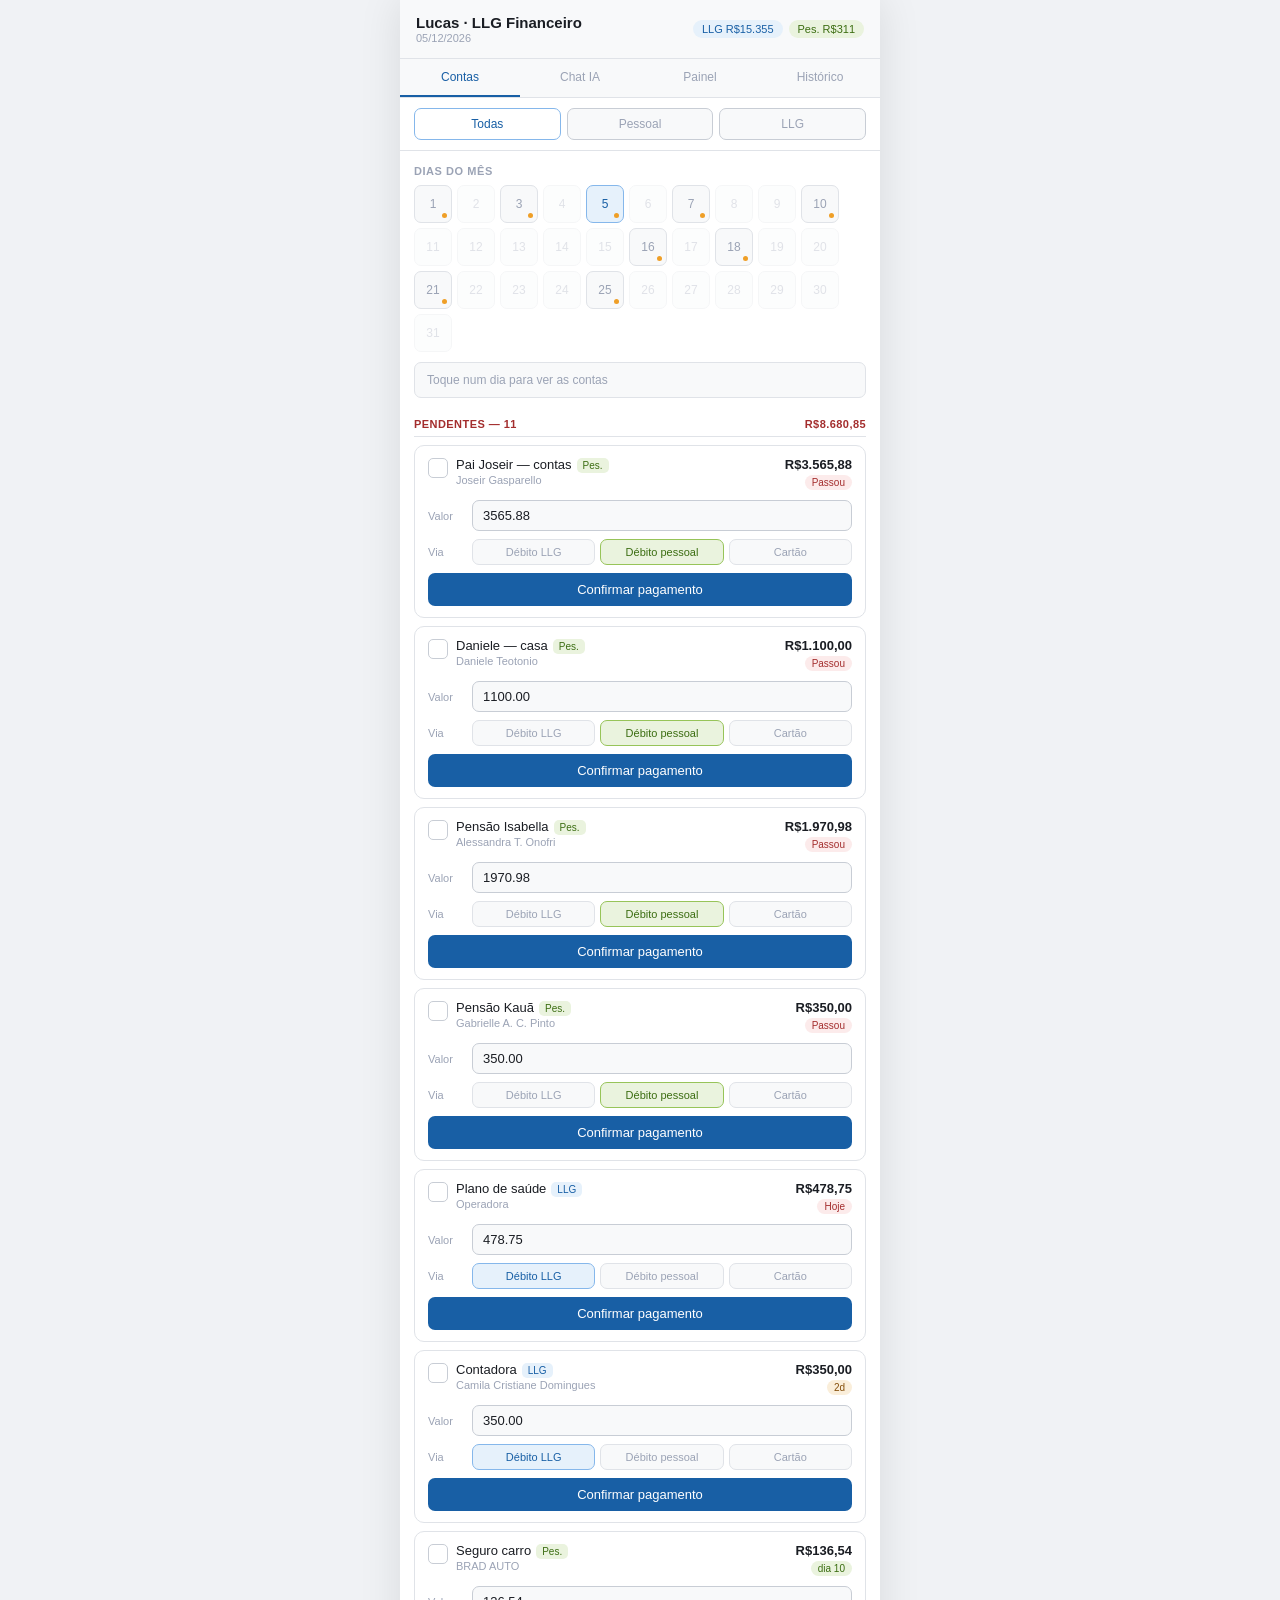
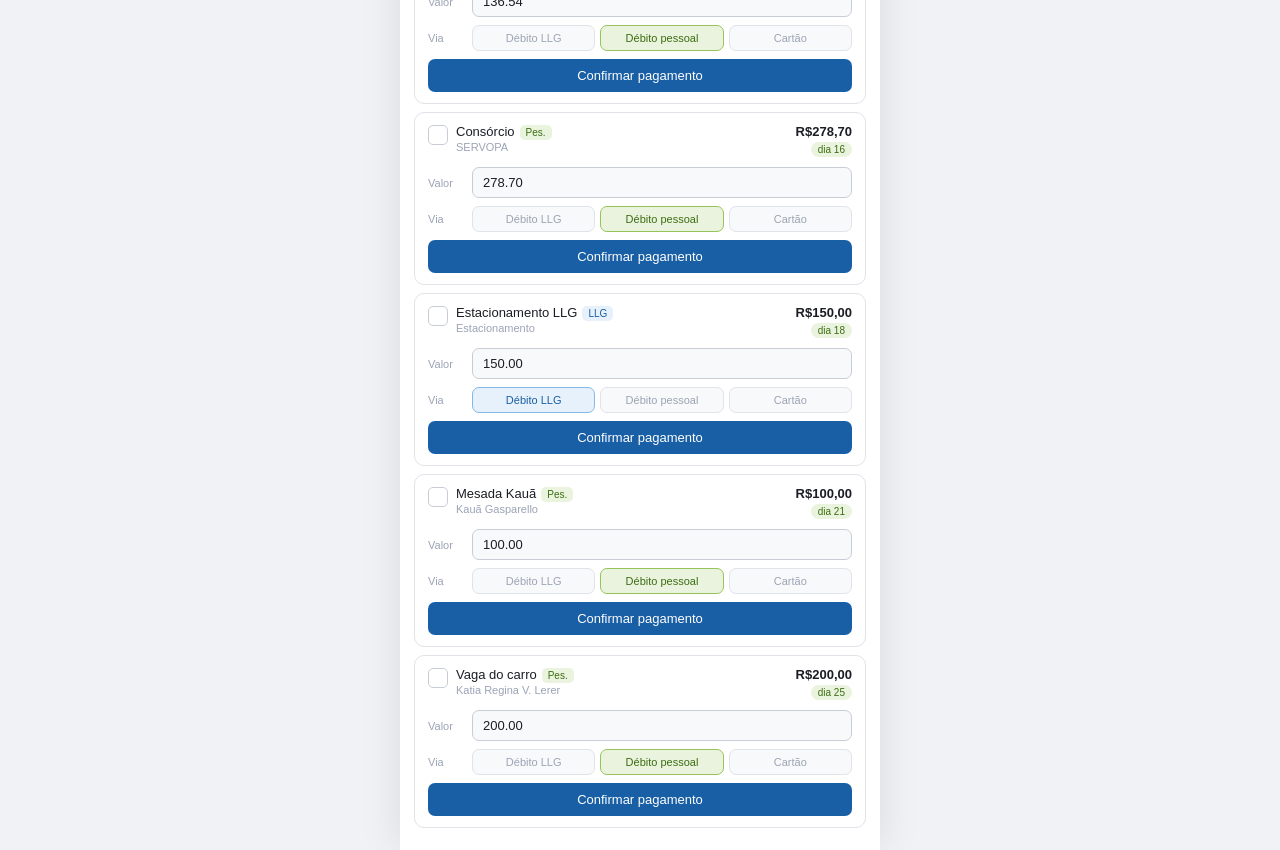
<file: index.html.html>
<!DOCTYPE html>
<html lang="pt-BR">
<head>
<meta charset="UTF-8">
<meta name="viewport" content="width=device-width, initial-scale=1.0, maximum-scale=1.0">
<title>LLG Financeiro</title>
<style>
*{box-sizing:border-box;margin:0;padding:0}
:root{
  --bg:#ffffff;--bg2:#f8f9fa;--bg3:#f0f2f5;--bg4:#e8eaed;
  --border:#e0e3e8;--border2:#c8cdd5;
  --text:#1a1d23;--text2:#5a6278;--text3:#9ba3b5;
  --blue:#185FA5;--blue-l:#E6F1FB;--blue-m:#85B7EB;
  --green:#3B6D11;--green-l:#EAF3DE;--green-m:#97C459;
  --red:#A32D2D;--red-l:#FCEBEB;--red-m:#F09595;
  --amber:#854F0B;--amber-l:#FAEEDA;--amber-m:#EF9F27;
  --purple:#3C3489;--purple-l:#EEEDFE;--purple-m:#AFA9EC;
  --radius:10px;--radius-sm:7px;
}
@media(prefers-color-scheme:dark){
  :root{
    --bg:#0f1117;--bg2:#161b25;--bg3:#1e2535;--bg4:#252d3d;
    --border:#2a3348;--border2:#354060;
    --text:#e8eaf0;--text2:#8b93a8;--text3:#5a6278;
    --blue:#4f8ef7;--blue-l:#1a2d52;--blue-m:#378ADD;
    --green:#2ecc8a;--green-l:#0e3d2a;--green-m:#1D9E75;
    --red:#e85555;--red-l:#3d1515;--red-m:#E24B4A;
    --amber:#f0a832;--amber-l:#3d2a0a;--amber-m:#BA7517;
    --purple:#9b6dff;--purple-l:#251a45;--purple-m:#7F77DD;
  }
}
body{font-family:-apple-system,BlinkMacSystemFont,'Segoe UI',sans-serif;background:var(--bg3);color:var(--text);font-size:14px;min-height:100vh;display:flex;justify-content:center;align-items:flex-start;padding:0}
.app{width:100%;max-width:480px;min-height:100vh;background:var(--bg);display:flex;flex-direction:column;box-shadow:0 0 40px rgba(0,0,0,.1)}
.hdr{padding:14px 16px;background:var(--bg2);border-bottom:1px solid var(--border);display:flex;justify-content:space-between;align-items:center;flex-shrink:0;position:sticky;top:0;z-index:10}
.hdr-l{font-size:15px;font-weight:600;color:var(--text)}
.hdr-s{font-size:11px;color:var(--text3);margin-top:1px}
.pills{display:flex;gap:6px}
.pill{padding:3px 9px;border-radius:20px;font-size:11px;font-weight:500}
.pill-b{background:var(--blue-l);color:var(--blue)}
.pill-g{background:var(--green-l);color:var(--green)}
.tabs{display:flex;background:var(--bg2);border-bottom:1px solid var(--border);flex-shrink:0;position:sticky;top:57px;z-index:9}
.tb{flex:1;padding:11px 4px;font-size:12px;font-weight:500;color:var(--text3);background:none;border:none;border-bottom:2px solid transparent;cursor:pointer;font-family:inherit;transition:all .15s}
.tb.on{color:var(--blue);border-bottom-color:var(--blue)}
.tb:hover{color:var(--text);background:var(--bg3)}
.pnl{display:none;flex:1;flex-direction:column}.pnl.on{display:flex}
.scr{flex:1;overflow-y:auto;padding:14px}
.sh{font-size:11px;font-weight:600;color:var(--text3);text-transform:uppercase;letter-spacing:.05em;margin:16px 0 8px}
.sh:first-child{margin-top:0}

/* FILTRO */
.filtro-row{display:flex;gap:6px;padding:10px 14px;border-bottom:1px solid var(--border);flex-shrink:0}
.fbtn{flex:1;padding:8px;border-radius:var(--radius-sm);border:1px solid var(--border2);background:var(--bg2);color:var(--text3);font-size:12px;font-weight:500;cursor:pointer;font-family:inherit;transition:all .15s}
.fbtn.on-all{background:var(--bg);border-color:var(--blue-m);color:var(--blue)}
.fbtn.on-llg{background:var(--blue-l);border-color:var(--blue-m);color:var(--blue)}
.fbtn.on-pes{background:var(--green-l);border-color:var(--green-m);color:var(--green)}

/* DIAS */
.dias-wrap{display:flex;gap:5px;flex-wrap:wrap;margin-bottom:6px}
.dia-btn{width:38px;height:38px;border-radius:var(--radius-sm);border:1px solid var(--border);background:var(--bg2);color:var(--text3);font-size:12px;font-weight:500;cursor:pointer;display:flex;align-items:center;justify-content:center;position:relative;transition:all .15s;font-family:inherit}
.dia-btn:hover:not(.sem-conta){border-color:var(--blue-m);color:var(--blue)}
.dia-btn.hoje{border-color:var(--blue-m);background:var(--blue-l);color:var(--blue)}
.dia-btn.sel{background:var(--blue);color:#fff;border-color:var(--blue)}
.dia-btn.tem-conta::after{content:'';position:absolute;bottom:4px;right:4px;width:5px;height:5px;border-radius:50%;background:var(--amber-m)}
.dia-btn.tudo-pago::after{background:var(--green-m)}
.dia-btn.sem-conta{opacity:.3;cursor:default}
.dia-info{margin-top:10px;background:var(--bg2);border-radius:var(--radius-sm);padding:10px 12px;min-height:36px;border:1px solid var(--border)}
.dia-info-empty{font-size:12px;color:var(--text3)}

/* CONTAS */
.sec-hd{font-size:11px;font-weight:600;letter-spacing:.04em;text-transform:uppercase;padding:6px 0;display:flex;justify-content:space-between;border-bottom:1px solid var(--border);margin-bottom:8px}
.sec-hd.pend{color:var(--red)}
.sec-hd.pago-hd{color:var(--green);margin-top:16px}
.ci{background:var(--bg);border:1px solid var(--border);border-radius:var(--radius);padding:11px 13px;margin-bottom:8px;transition:all .15s}
.ci.pago{opacity:.5}
.ci.sel-ci{border-color:var(--blue-m);background:var(--blue-l)}
.ci-top{display:flex;justify-content:space-between;align-items:flex-start;gap:8px}
.ci-nm{font-size:13px;font-weight:500;color:var(--text)}
.ci-dt{font-size:11px;color:var(--text3);margin-top:2px}
.ci-right{text-align:right;flex-shrink:0}
.ci-vl{font-size:13px;font-weight:600}
.ci-vl.pago-txt{color:var(--green);text-decoration:line-through}
.vc{font-size:10px;padding:2px 7px;border-radius:10px;display:inline-block;margin-top:3px}
.v-hj{background:var(--red-l);color:var(--red)}
.v-br{background:var(--amber-l);color:var(--amber)}
.v-ok{background:var(--green-l);color:var(--green)}
.v-ps{background:var(--red-l);color:var(--red)}
.v-pg{background:var(--green-l);color:var(--green)}
.bdt{font-size:10px;padding:2px 6px;border-radius:5px;margin-left:5px}
.bd-l{background:var(--blue-l);color:var(--blue)}
.bd-p{background:var(--green-l);color:var(--green)}
.ci-actions{margin-top:10px;display:flex;flex-direction:column;gap:8px}
.ci-row{display:flex;gap:6px;align-items:center}
.ci-row label{font-size:11px;color:var(--text3);white-space:nowrap;min-width:38px}
.ci-row input{flex:1;font-size:13px;padding:7px 10px;border-radius:var(--radius-sm);border:1px solid var(--border2);background:var(--bg2);color:var(--text);font-family:inherit}
.forma-btns{display:flex;gap:5px;flex:1}
.forma-btn{flex:1;padding:6px 3px;border-radius:var(--radius-sm);border:1px solid var(--border);background:var(--bg2);color:var(--text3);font-size:11px;font-weight:500;cursor:pointer;font-family:inherit;text-align:center;transition:all .12s}
.forma-btn.on-llg{background:var(--blue-l);border-color:var(--blue-m);color:var(--blue)}
.forma-btn.on-pes{background:var(--green-l);border-color:var(--green-m);color:var(--green)}
.forma-btn.on-crt{background:var(--purple-l);border-color:var(--purple-m);color:var(--purple)}
.btn-ok{background:var(--blue);color:#fff;border:none;border-radius:var(--radius-sm);padding:9px 14px;font-size:13px;font-weight:500;cursor:pointer;font-family:inherit;width:100%;transition:background .15s}
.btn-ok:hover{background:#0C447C}
.btn-desfaz{background:none;border:1px solid var(--border2);border-radius:var(--radius-sm);padding:5px 10px;font-size:11px;color:var(--text3);cursor:pointer;font-family:inherit}
.pago-info{margin-top:8px;display:flex;gap:6px;align-items:center}
.pago-badge{font-size:10px;padding:2px 8px;border-radius:10px}
.pb-llg{background:var(--blue-l);color:var(--blue)}
.pb-pes{background:var(--green-l);color:var(--green)}
.pb-crt{background:var(--purple-l);color:var(--purple)}
.ci-check{width:20px;height:20px;border-radius:5px;border:1.5px solid var(--border2);cursor:pointer;display:flex;align-items:center;justify-content:center;flex-shrink:0;margin-top:1px;transition:all .15s;background:var(--bg)}
.ci-check.on{background:var(--blue);border-color:var(--blue)}
.ci-check svg{display:none;width:11px;height:11px}
.ci-check.on svg{display:block}

/* TOTAL BAR */
.total-bar{background:var(--bg2);border-top:1px solid var(--border);padding:12px 14px;flex-shrink:0;position:sticky;bottom:0}
.total-row{display:flex;justify-content:space-between;align-items:center;margin-bottom:6px}
.total-label{font-size:12px;color:var(--text3)}
.total-val{font-size:18px;font-weight:600;color:var(--blue)}
.total-pessoa{font-size:12px;color:var(--text3);margin-bottom:5px}
.total-pessoa span{font-weight:500;color:var(--text)}
.btn-pagar-todos{width:100%;padding:11px;background:var(--blue);color:#fff;border:none;border-radius:var(--radius-sm);font-size:13px;font-weight:500;cursor:pointer;font-family:inherit;transition:background .15s}
.btn-pagar-todos:hover{background:#0C447C}

/* CHAT */
.msgs{flex:1;overflow-y:auto;padding:14px;display:flex;flex-direction:column;gap:10px}
.m{max-width:85%;padding:10px 13px;border-radius:14px;font-size:13px;line-height:1.55}
.m.u{background:var(--blue);color:#fff;align-self:flex-end;border-bottom-right-radius:3px}
.m.a{background:var(--bg2);color:var(--text);align-self:flex-start;border-bottom-left-radius:3px;border:1px solid var(--border)}
.m.g{background:var(--green-l);border:1px solid var(--green-m);align-self:flex-start;border-bottom-left-radius:3px;color:var(--green)}
.m.s{background:var(--bg3);color:var(--text3);align-self:center;font-size:11px;padding:4px 12px;border-radius:20px}
.dot{display:inline-flex;gap:4px;align-items:center;padding:3px 0}
.dot span{width:6px;height:6px;background:var(--text3);border-radius:50%;animation:bk 1.1s infinite}
.dot span:nth-child(2){animation-delay:.18s}.dot span:nth-child(3){animation-delay:.36s}
@keyframes bk{0%,60%,100%{transform:translateY(0)}30%{transform:translateY(-5px)}}
.sugs{padding:0 14px 10px;display:flex;gap:6px;flex-wrap:wrap;flex-shrink:0}
.sg{background:var(--bg2);border:1px solid var(--border2);border-radius:20px;padding:6px 12px;font-size:11px;color:var(--text3);cursor:pointer;transition:all .12s;white-space:nowrap}
.sg:hover{background:var(--blue-l);border-color:var(--blue-m);color:var(--blue)}
.inp-row{padding:10px 14px;border-top:1px solid var(--border);display:flex;gap:8px;flex-shrink:0;background:var(--bg2)}
.inp-row textarea{flex:1;background:var(--bg);border:1px solid var(--border2);border-radius:var(--radius-sm);padding:9px 12px;color:var(--text);font-size:13px;font-family:inherit;resize:none;outline:none;max-height:80px;line-height:1.4}
.inp-row textarea:focus{border-color:var(--blue-m)}
.inp-row button{background:var(--blue);color:#fff;border:none;border-radius:var(--radius-sm);width:38px;flex-shrink:0;cursor:pointer;display:flex;align-items:center;justify-content:center;transition:background .15s}
.inp-row button:hover{background:#0C447C}
.inp-row button svg{width:15px;height:15px}

/* HIST */
.hi{background:var(--bg);border:1px solid var(--border);border-radius:var(--radius);padding:11px 13px;margin-bottom:8px;display:flex;justify-content:space-between;gap:8px}
.hi-ds{font-size:13px;font-weight:500;color:var(--text)}
.hi-mt{font-size:11px;color:var(--text3);margin-top:2px}
.hi-vl{font-size:13px;font-weight:600;color:var(--red);white-space:nowrap;text-align:right}
.hcat{font-size:10px;padding:2px 7px;border-radius:5px;margin-top:3px;display:inline-block}
.hc-cv{background:var(--blue-l);color:var(--blue)}
.hc-cf{background:var(--purple-l);color:var(--purple)}
.hc-im{background:var(--red-l);color:var(--red)}
.hc-rc{background:var(--green-l);color:var(--green)}

/* PAINEL */
.mc{background:var(--bg2);border-radius:var(--radius-sm);padding:12px 14px;margin-bottom:8px;border:1px solid var(--border)}
.mc-lbl{font-size:11px;color:var(--text3);margin-bottom:4px}
.mc-val{font-size:22px;font-weight:600}
.mc-sub{font-size:11px;color:var(--text3);margin-top:2px}
.grid2{display:grid;grid-template-columns:repeat(2,minmax(0,1fr));gap:8px;margin-bottom:8px}
.full{grid-column:1/-1}

/* LOADING */
.loading{text-align:center;padding:30px;color:var(--text3);font-size:13px}
.empty{text-align:center;color:var(--text3);padding:30px 16px;font-size:13px}

/* TOAST */
.toast{position:fixed;bottom:80px;left:50%;transform:translateX(-50%);background:var(--text);color:var(--bg);padding:8px 16px;border-radius:20px;font-size:12px;font-weight:500;z-index:100;opacity:0;transition:opacity .2s;pointer-events:none}
.toast.show{opacity:1}
</style>
</head>
<body>
<div class="app">
  <div class="hdr">
    <div>
      <div class="hdr-l">Lucas · LLG Financeiro</div>
      <div class="hdr-s" id="dataHoje">carregando...</div>
    </div>
    <div class="pills">
      <span class="pill pill-b">LLG R$15.355</span>
      <span class="pill pill-g">Pes. R$311</span>
    </div>
  </div>
  <div class="tabs">
    <button class="tb on" onclick="showTab('contas',this)">Contas</button>
    <button class="tb" onclick="showTab('chat',this)">Chat IA</button>
    <button class="tb" onclick="showTab('painel',this)">Painel</button>
    <button class="tb" onclick="showTab('hist',this)">Histórico</button>
  </div>

  <!-- CONTAS -->
  <div id="pnl-contas" class="pnl on" style="flex-direction:column">
    <div class="filtro-row">
      <button class="fbtn on-all" onclick="setFiltro('all',this)">Todas</button>
      <button class="fbtn" onclick="setFiltro('pessoal',this)">Pessoal</button>
      <button class="fbtn" onclick="setFiltro('empresa',this)">LLG</button>
    </div>
    <div class="scr" style="flex:1">
      <div class="sh" style="margin-top:0">Dias do mês</div>
      <div class="dias-wrap" id="diasWrap"></div>
      <div class="dia-info" id="diaInfo"><div class="dia-info-empty">Toque num dia para ver as contas</div></div>
      <div id="todasContas" style="margin-top:14px"><div class="loading">Carregando contas...</div></div>
    </div>
    <div class="total-bar" id="totalBar" style="display:none">
      <div class="total-row">
        <div class="total-label">Total selecionado</div>
        <div class="total-val" id="totalVal">R$0,00</div>
      </div>
      <div id="totalPorPessoa"></div>
      <button class="btn-pagar-todos" onclick="pagarSelecionados()">Confirmar pagamento selecionados</button>
    </div>
  </div>

  <!-- CHAT -->
  <div id="pnl-chat" class="pnl" style="flex-direction:column">
    <div class="msgs" id="msgs">
      <div class="m s" id="msgData">carregando...</div>
      <div class="m a">Oi Lucas! Descreva um gasto e eu categorizo automaticamente.<br><br>Ex: <b>"Paguei 80 de combustível"</b> ou <b>"Recebi 20k da Global"</b></div>
    </div>
    <div class="sugs">
      <div class="sg" onclick="sg(this)">Paguei combustível</div>
      <div class="sg" onclick="sg(this)">Fiz retirada da LLG</div>
      <div class="sg" onclick="sg(this)">Contas pendentes</div>
      <div class="sg" onclick="sg(this)">Resumo de abril</div>
      <div class="sg" onclick="sg(this)">Gerar JSON</div>
    </div>
    <div class="inp-row">
      <textarea id="inp" rows="1" placeholder="Descreva um gasto ou pergunta..." onkeydown="hk(event)"></textarea>
      <button onclick="sendMsg()"><svg viewBox="0 0 24 24" fill="none" stroke="currentColor" stroke-width="2.5"><line x1="22" y1="2" x2="11" y2="13"/><polygon points="22 2 15 22 11 13 2 9 22 2"/></svg></button>
    </div>
  </div>

  <!-- PAINEL -->
  <div id="pnl-painel" class="pnl">
    <div class="scr">
      <div class="sh" style="margin-top:0">Saldos reais — 22/04/2026</div>
      <div class="grid2">
        <div class="mc"><div class="mc-lbl">Saldo LLG</div><div class="mc-val" style="color:var(--blue)">R$15.355</div><div class="mc-sub">Conta 344641813</div></div>
        <div class="mc"><div class="mc-lbl">Saldo pessoal</div><div class="mc-val" style="color:var(--green)">R$311</div><div class="mc-sub">Conta 179966227</div></div>
      </div>
      <div class="sh">Abril — empresa</div>
      <div class="grid2">
        <div class="mc"><div class="mc-lbl">Receita</div><div class="mc-val" style="color:var(--blue)">R$20.000</div><div class="mc-sub">Global Service</div></div>
        <div class="mc"><div class="mc-lbl">Lucro líquido</div><div class="mc-val" style="color:var(--green)">R$4.641</div></div>
        <div class="mc"><div class="mc-lbl">Custo fixo</div><div class="mc-val" style="color:var(--amber)">R$10.110</div></div>
        <div class="mc"><div class="mc-lbl">Impostos</div><div class="mc-val" style="color:var(--red)">R$3.100</div><div class="mc-sub">Pago 20/04</div></div>
      </div>
      <div class="sh">Abril — pessoal</div>
      <div class="grid2">
        <div class="mc"><div class="mc-lbl">Receita</div><div class="mc-val" style="color:var(--blue)">R$12.664</div></div>
        <div class="mc"><div class="mc-lbl">Custos parciais</div><div class="mc-val" style="color:var(--amber)">R$9.850</div></div>
        <div class="mc full"><div class="mc-lbl">Saldo estimado</div><div class="mc-val" style="color:var(--green)">R$2.814</div><div class="mc-sub">Mês ainda aberto</div></div>
      </div>
      <div class="sh">Acumulado 2026</div>
      <div class="grid2">
        <div class="mc"><div class="mc-lbl">Lucro empresa</div><div class="mc-val" style="color:var(--green)">R$21.960</div></div>
        <div class="mc"><div class="mc-lbl">Saldo pessoal</div><div class="mc-val" style="color:var(--blue)">R$13.457</div></div>
      </div>
    </div>
  </div>

  <!-- HIST -->
  <div id="pnl-hist" class="pnl" style="flex-direction:column">
    <div class="scr" id="histList" style="flex:1"><div class="loading">Carregando histórico...</div></div>
    <div style="padding:0 14px 14px;background:var(--bg)">
      <button onclick="gerarJSON()" style="width:100%;padding:10px;background:var(--blue-l);border:1px solid var(--blue-m);border-radius:var(--radius-sm);color:var(--blue);font-size:13px;font-weight:500;cursor:pointer;font-family:inherit">Gerar JSON para agente Excel ↗</button>
    </div>
  </div>
</div>

<div class="toast" id="toast"></div>

<script>
const SUPABASE_URL = 'https://reymsbccsnjesqmqcqei.supabase.co';
const SUPABASE_KEY = 'eyJhbGciOiJIUzI1NiIsInR5cCI6IkpXVCJ9.eyJpc3MiOiJzdXBhYmFzZSIsInJlZiI6InJleW1zYmNjc25qZXNxbXFjcWVpIiwicm9sZSI6ImFub24iLCJpYXQiOjE3NzY4NzI2MTMsImV4cCI6MjA5MjQ0ODYxM30.vQa61UqiUyKqYC8G7owMB6vyyjwnrbwqfhb9_A-lxiU';

const hoje = new Date();
const DIA_HOJE = hoje.getDate();
const DIAS_MES = new Date(hoje.getFullYear(), hoje.getMonth()+1, 0).getDate();
const DATA_STR = hoje.toLocaleDateString('pt-BR', {day:'2-digit',month:'2-digit',year:'numeric'});
const MES_ATUAL = hoje.toLocaleString('pt-BR',{month:'long',year:'numeric'});

document.getElementById('dataHoje').textContent = DATA_STR;
document.getElementById('msgData').textContent = DATA_STR;

const FORMAS = [
  {id:'llg', label:'Débito LLG', cls:'on-llg', badge:'pb-llg'},
  {id:'pes', label:'Débito pessoal', cls:'on-pes', badge:'pb-pes'},
  {id:'crt', label:'Cartão', cls:'on-crt', badge:'pb-crt'},
];

const CONTAS = [
  {id:1, n:'Pai Joseir — contas', p:'Joseir Gasparello', v:3565.88, d:1, c:'pessoal', fd:'pes'},
  {id:2, n:'Daniele — casa', p:'Daniele Teotonio', v:1100.00, d:1, c:'pessoal', fd:'pes'},
  {id:3, n:'Pensão Isabella', p:'Alessandra T. Onofri', v:1970.98, d:3, c:'pessoal', fd:'pes'},
  {id:4, n:'Pensão Kauã', p:'Gabrielle A. C. Pinto', v:350.00, d:3, c:'pessoal', fd:'pes'},
  {id:5, n:'Seguro carro', p:'BRAD AUTO', v:136.54, d:10, c:'pessoal', fd:'pes'},
  {id:6, n:'Consórcio', p:'SERVOPA', v:278.70, d:16, c:'pessoal', fd:'pes'},
  {id:7, n:'Mesada Kauã', p:'Kauã Gasparello', v:100.00, d:21, c:'pessoal', fd:'pes'},
  {id:8, n:'Vaga do carro', p:'Katia Regina V. Lerer', v:200.00, d:25, c:'pessoal', fd:'pes'},
  {id:9, n:'Plano de saúde', p:'Operadora', v:478.75, d:5, c:'empresa', fd:'llg'},
  {id:10, n:'Contadora', p:'Camila Cristiane Domingues', v:350.00, d:7, c:'empresa', fd:'llg'},
  {id:11, n:'Estacionamento LLG', p:'Estacionamento', v:150.00, d:18, c:'empresa', fd:'llg'},
];

let estado = {};
CONTAS.forEach(c => { estado[c.id] = {pago:false, valorPago:c.v, selecionado:false, forma:c.fd}; });

let filtro = 'all', diaSel = null, histLocal = [];

function fmtV(v){ return 'R$'+Number(v).toLocaleString('pt-BR',{minimumFractionDigits:2,maximumFractionDigits:2}); }
function formaLabel(f){ return FORMAS.find(x=>x.id===f)?.label||f; }
function formaBadge(f){ return FORMAS.find(x=>x.id===f)?.badge||''; }
function contasFiltradas(){ return CONTAS.filter(c => filtro==='all'||c.c===filtro); }

function toast(msg){
  const t = document.getElementById('toast');
  t.textContent = msg; t.classList.add('show');
  setTimeout(()=>t.classList.remove('show'), 2500);
}

// SUPABASE API
async function sbGet(table, params=''){
  const r = await fetch(`${SUPABASE_URL}/rest/v1/${table}?${params}`, {
    headers:{'apikey':SUPABASE_KEY,'Authorization':'Bearer '+SUPABASE_KEY}
  });
  return r.json();
}

async function sbUpsert(table, data){
  const r = await fetch(`${SUPABASE_URL}/rest/v1/${table}`, {
    method:'POST',
    headers:{'apikey':SUPABASE_KEY,'Authorization':'Bearer '+SUPABASE_KEY,'Content-Type':'application/json','Prefer':'resolution=merge-duplicates'},
    body: JSON.stringify(data)
  });
  return r;
}

async function sbInsert(table, data){
  const r = await fetch(`${SUPABASE_URL}/rest/v1/${table}`, {
    method:'POST',
    headers:{'apikey':SUPABASE_KEY,'Authorization':'Bearer '+SUPABASE_KEY,'Content-Type':'application/json'},
    body: JSON.stringify(data)
  });
  return r;
}

// CARREGAR STATUS DAS CONTAS DO SUPABASE
async function carregarStatus(){
  try{
    const data = await sbGet('contas_status', 'select=*');
    if(Array.isArray(data)){
      data.forEach(row => {
        if(estado[row.id]){
          estado[row.id].pago = row.pago;
          estado[row.id].valorPago = row.valor_pago || estado[row.id].valorPago;
          estado[row.id].forma = row.forma || estado[row.id].forma;
        }
      });
    }
  }catch(e){ console.log('Erro ao carregar status:', e); }
  renderDias();
  renderTodasContas();
}

// SALVAR STATUS NO SUPABASE
async function salvarStatus(id){
  const e = estado[id];
  await sbUpsert('contas_status', {id, pago:e.pago, valor_pago:e.valorPago, forma:e.forma});
}

// CARREGAR HISTÓRICO
async function carregarHist(){
  try{
    const data = await sbGet('pagamentos', 'select=*&order=created_at.desc');
    if(Array.isArray(data)){
      histLocal = data.map(r => ({
        desc: r.descricao, valor: r.valor, c: r.conta,
        mes: r.mes, cat: r.categoria, cc: catClass(r.categoria),
        data: r.data_pagamento, forma: r.forma_pagamento
      }));
    }
  }catch(e){ console.log('Erro ao carregar hist:', e); }
  renderHist();
}

function catClass(cat){
  if(!cat) return 'cf';
  const c = cat.toLowerCase();
  if(c.includes('variável')||c.includes('variavel')) return 'cv';
  if(c.includes('imposto')) return 'im';
  if(c.includes('receita')) return 'rc';
  return 'cf';
}

// DIAS
function diasComContas(){
  const dias = {};
  contasFiltradas().forEach(c => { if(!dias[c.d]) dias[c.d]=[]; dias[c.d].push(c); });
  return dias;
}

function renderDias(){
  const dcc = diasComContas(); let html = '';
  for(let d=1;d<=DIAS_MES;d++){
    const tc=!!dcc[d], tp=tc&&dcc[d].every(c=>estado[c.id].pago);
    let cls='dia-btn';
    if(!tc) cls+=' sem-conta';
    if(d===DIA_HOJE) cls+=' hoje';
    if(d===diaSel) cls+=' sel';
    if(tc&&!tp) cls+=' tem-conta';
    if(tc&&tp) cls+=' tudo-pago';
    html+=`<button class="${cls}" ${tc?`onclick="selDia(${d})"`:''}>${d}</button>`;
  }
  document.getElementById('diasWrap').innerHTML = html;
}

function selDia(d){
  if(diaSel===d){ diaSel=null; renderDias(); document.getElementById('diaInfo').innerHTML='<div class="dia-info-empty">Toque num dia para ver as contas</div>'; return; }
  diaSel=d; renderDias(); renderDiaInfo(d);
}

function renderDiaInfo(d){
  const dcc=diasComContas(), el=document.getElementById('diaInfo');
  if(!dcc[d]){ el.innerHTML=`<div class="dia-info-empty">Nenhuma conta no dia ${d}</div>`; return; }
  let html=`<div style="display:flex;justify-content:space-between;margin-bottom:8px">
    <span style="font-size:12px;font-weight:600;color:var(--text2)">Dia ${d}</span>
    <button onclick="selDia(${d})" style="font-size:11px;color:var(--text3);background:none;border:none;cursor:pointer">fechar</button></div>`;
  dcc[d].forEach(c=>{
    const e=estado[c.id];
    const bd=c.c==='empresa'?'<span class="bdt bd-l">LLG</span>':'<span class="bdt bd-p">Pes.</span>';
    const pgStr=e.pago
      ?`<div style="text-align:right"><span style="font-size:11px;color:var(--green);font-weight:600">Pago ${fmtV(e.valorPago)}</span><br><span class="pago-badge ${formaBadge(e.forma)}">${formaLabel(e.forma)}</span></div>`
      :`<span style="font-size:11px;color:var(--red);font-weight:500">Pendente</span>`;
    html+=`<div style="display:flex;justify-content:space-between;align-items:center;padding:6px 0;border-bottom:1px solid var(--border);font-size:13px"><span>${c.n}${bd}</span>${pgStr}</div>`;
  });
  el.innerHTML=html;
}

function setForma(id,forma){ estado[id].forma=forma; renderTodasContas(); }
function setFiltro(f,btn){
  filtro=f;
  document.querySelectorAll('.fbtn').forEach(b=>b.className='fbtn');
  btn.className='fbtn '+(f==='all'?'on-all':f==='empresa'?'on-llg':'on-pes');
  renderDias(); if(diaSel!==null) renderDiaInfo(diaSel); renderTodasContas();
}

function renderTodasContas(){
  const lista = contasFiltradas();
  const pendentes = lista.filter(c=>!estado[c.id].pago).sort((a,b)=>a.d-b.d);
  const pagos = lista.filter(c=>estado[c.id].pago).sort((a,b)=>a.d-b.d);
  const totalPend = pendentes.reduce((s,c)=>s+estado[c.id].valorPago, 0);
  let html = '';
  if(pendentes.length){
    html+=`<div class="sec-hd pend"><span>Pendentes — ${pendentes.length}</span><span>${fmtV(totalPend)}</span></div>`;
    pendentes.forEach(c=>{html+=renderConta(c);});
  } else {
    html+=`<div class="sec-hd pago-hd"><span>Todas pagas!</span><span>0 pendentes</span></div>`;
  }
  if(pagos.length){
    html+=`<div class="sec-hd pago-hd"><span>Pagas — ${pagos.length}</span></div>`;
    pagos.forEach(c=>{html+=renderConta(c);});
  }
  document.getElementById('todasContas').innerHTML = html;
  renderTotalBar();
}

function renderConta(c){
  const e=estado[c.id];
  const dp=c.d-DIA_HOJE;
  let vcls,vlbl;
  if(e.pago){vcls='v-pg';vlbl='Pago';}
  else if(c.d===DIA_HOJE){vcls='v-hj';vlbl='Hoje';}
  else if(dp>0&&dp<=3){vcls='v-br';vlbl=dp+'d';}
  else if(dp>0){vcls='v-ok';vlbl='dia '+c.d;}
  else{vcls='v-ps';vlbl='Passou';}
  const bd=c.c==='empresa'?'<span class="bdt bd-l">LLG</span>':'<span class="bdt bd-p">Pes.</span>';
  const chk='ci-check'+(e.selecionado?' on':'');
  const fbs=FORMAS.map(f=>`<button class="forma-btn${e.forma===f.id?' '+f.cls:''}" onclick="setForma(${c.id},'${f.id}')">${f.label}</button>`).join('');
  return `<div class="ci${e.pago?' pago':''}${e.selecionado?' sel-ci':''}" id="ci-${c.id}">
    <div class="ci-top">
      <div style="display:flex;gap:8px;align-items:flex-start">
        ${!e.pago?`<div class="${chk}" onclick="toggleSel(${c.id})"><svg viewBox="0 0 10 10" fill="none" stroke="#fff" stroke-width="2"><polyline points="1.5,5 4,7.5 8.5,2.5"/></svg></div>`:''}
        <div><div class="ci-nm">${c.n}${bd}</div><div class="ci-dt">${c.p}</div></div>
      </div>
      <div class="ci-right">
        <div class="ci-vl${e.pago?' pago-txt':''}">${fmtV(e.valorPago)}</div>
        <span class="vc ${vcls}">${vlbl}</span>
      </div>
    </div>
    ${!e.pago
      ?`<div class="ci-actions">
          <div class="ci-row"><label>Valor</label><input type="number" id="val-${c.id}" value="${e.valorPago.toFixed(2)}" step="0.01"></div>
          <div class="ci-row"><label>Via</label><div class="forma-btns">${fbs}</div></div>
          <button class="btn-ok" onclick="pagarConta(${c.id})">Confirmar pagamento</button>
        </div>`
      :`<div class="pago-info">
          <span class="pago-badge ${formaBadge(e.forma)}">${formaLabel(e.forma)}</span>
          <button class="btn-desfaz" onclick="desfazerPagamento(${c.id})">Desfazer</button>
        </div>`}
  </div>`;
}

function toggleSel(id){ if(estado[id].pago)return; estado[id].selecionado=!estado[id].selecionado; renderTodasContas(); }

async function pagarConta(id){
  const inp=document.getElementById('val-'+id);
  const v=parseFloat(inp?inp.value:estado[id].valorPago)||estado[id].valorPago;
  estado[id].pago=true; estado[id].valorPago=v; estado[id].selecionado=false;
  const c=CONTAS.find(x=>x.id===id);
  // Salvar no Supabase
  await salvarStatus(id);
  await sbInsert('pagamentos',{
    descricao:'Pgto: '+c.n, valor:v, conta:c.c, mes:MES_ATUAL,
    categoria:'Custo Fixo', forma_pagamento:formaLabel(estado[id].forma),
    data_pagamento: DATA_STR
  });
  histLocal.unshift({desc:'Pgto: '+c.n,valor:v,c:c.c,mes:MES_ATUAL,cat:'Custo Fixo',cc:'cf',data:DATA_STR,forma:formaLabel(estado[id].forma)});
  renderTodasContas(); renderDias(); if(diaSel!==null) renderDiaInfo(diaSel); renderHist();
  toast('Pagamento confirmado!');
}

async function pagarSelecionados(){ for(const c of CONTAS.filter(c=>estado[c.id].selecionado)) await pagarConta(c.id); }

async function desfazerPagamento(id){
  estado[id].pago=false; estado[id].selecionado=false;
  await salvarStatus(id);
  renderTodasContas(); renderDias(); if(diaSel!==null) renderDiaInfo(diaSel);
  toast('Pagamento desfeito');
}

function renderTotalBar(){
  const sels=CONTAS.filter(c=>estado[c.id].selecionado);
  const bar=document.getElementById('totalBar');
  if(!sels.length){bar.style.display='none';return;}
  bar.style.display='block';
  const total=sels.reduce((s,c)=>{
    const inp=document.getElementById('val-'+c.id);
    return s+(parseFloat(inp?inp.value:estado[c.id].valorPago)||estado[c.id].valorPago);
  },0);
  document.getElementById('totalVal').textContent=fmtV(total);
  const pp={};
  sels.forEach(c=>{
    const inp=document.getElementById('val-'+c.id);
    const v=parseFloat(inp?inp.value:estado[c.id].valorPago)||estado[c.id].valorPago;
    if(!pp[c.p])pp[c.p]=0; pp[c.p]+=v;
  });
  let pph='';
  Object.entries(pp).forEach(([p,v])=>{pph+=`<div class="total-pessoa">${p}: <span>${fmtV(v)}</span></div>`;});
  document.getElementById('totalPorPessoa').innerHTML=pph;
}

function renderHist(){
  const el=document.getElementById('histList');
  if(!histLocal.length){el.innerHTML='<div class="empty">Nenhum pagamento registrado ainda.</div>';return;}
  el.innerHTML=histLocal.map(h=>`<div class="hi">
    <div>
      <div class="hi-ds">${h.desc}<span class="bdt ${h.c==='empresa'?'bd-l':'bd-p'}">${h.c==='empresa'?'LLG':'Pes.'}</span></div>
      <div class="hi-mt">${h.mes||''} · ${h.data||''}${h.forma?' · '+h.forma:''}</div>
      <span class="hcat hc-${h.cc||'cf'}">${h.cat||'Custo Fixo'}</span>
    </div>
    <div><div class="hi-vl">-${fmtV(h.valor)}</div></div>
  </div>`).join('');
}

function showTab(id,btn){
  document.querySelectorAll('.pnl').forEach(p=>p.classList.remove('on'));
  document.querySelectorAll('.tb').forEach(b=>b.classList.remove('on'));
  document.getElementById('pnl-'+id).classList.add('on'); btn.classList.add('on');
}

// CHAT IA
const SYS=`Assistente financeiro de Lucas Gasparello, LLG Consultoria.
Data: ${DATA_STR}. Saldo LLG: R$15.355 | Saldo pessoal: R$311.
Pendentes: Mesada Kauã R$100 dia 21, Estacionamento LLG R$150 dia 18, Vaga carro R$200 dia 25.
Receita empresa abril: R$20.000. Lucro estimado: R$4.641.

QUANDO DESCREVER GASTO, responda SOMENTE JSON sem markdown:
{"a":"reg","desc":"nome curto","valor":0.00,"conta":"empresa|pessoal","mes":"Abril","cat":"Custo Variável|Custo Fixo|Imposto|Retirada|Receita","cc":"cv|cf|im|rc","msg":"confirmação curta"}
Para perguntas: texto direto, máximo 3 linhas.`;

function addMsg(txt,tipo){
  const el=document.getElementById('msgs'),d=document.createElement('div');
  d.className='m '+tipo; d.innerHTML=txt; el.appendChild(d); el.scrollTop=el.scrollHeight;
}
function showTyping(){
  const el=document.getElementById('msgs'),d=document.createElement('div');
  d.className='m a'; d.id='typ';
  d.innerHTML='<div class="dot"><span></span><span></span><span></span></div>';
  el.appendChild(d); el.scrollTop=el.scrollHeight;
}
function rmTyping(){const t=document.getElementById('typ');if(t)t.remove();}

async function sendMsg(){
  const inp=document.getElementById('inp'),txt=inp.value.trim(); if(!txt)return;
  inp.value=''; addMsg(txt,'u'); showTyping();
  try{
    const r=await fetch('https://api.anthropic.com/v1/messages',{
      method:'POST',
      headers:{'Content-Type':'application/json'},
      body:JSON.stringify({model:'claude-sonnet-4-20250514',max_tokens:600,system:SYS,messages:[{role:'user',content:txt}]})
    });
    const d=await r.json(), resp=d.content?.[0]?.text||'Erro.';
    rmTyping();
    let parsed=null;
    try{parsed=JSON.parse(resp.replace(/```json|```/g,'').trim());}catch(e){}
    if(parsed&&parsed.a==='reg'){
      addMsg(`<b>${parsed.desc}</b> <span class="bdt ${parsed.conta==='empresa'?'bd-l':'bd-p'}">${parsed.conta==='empresa'?'LLG':'Pes.'}</span><br><span style="color:var(--red)">-${fmtV(parsed.valor)}</span> · ${parsed.cat}<br><span style="font-size:12px;color:var(--green)">${parsed.msg}</span>`,'g');
      // Salvar no Supabase
      await sbInsert('pagamentos',{
        descricao:parsed.desc, valor:parsed.valor, conta:parsed.conta,
        mes:parsed.mes, categoria:parsed.cat, forma_pagamento:'Via chat',
        data_pagamento: DATA_STR
      });
      histLocal.unshift({desc:parsed.desc,valor:parsed.valor,c:parsed.conta,mes:parsed.mes,cat:parsed.cat,cc:parsed.cc,data:DATA_STR});
      renderHist();
      toast('Gasto registrado!');
    } else {
      addMsg(resp.replace(/\n/g,'<br>'),'a');
    }
  }catch(e){rmTyping();addMsg('Erro de conexão. Verifique a internet.','a');}
}

function hk(e){if(e.key==='Enter'&&!e.shiftKey){e.preventDefault();sendMsg();}}
function sg(el){document.getElementById('inp').value=el.textContent;sendMsg();}

function gerarJSON(){
  if(!histLocal.length){toast('Nenhum gasto registrado ainda.');return;}
  const txt='Gere o JSON para o agente Excel com estes gastos:\n'+JSON.stringify(histLocal.slice(0,20),null,2);
  document.getElementById('inp').value=txt;
  showTab('chat',document.querySelectorAll('.tb')[1]);
  sendMsg();
}

// INICIALIZAR
carregarStatus();
carregarHist();
</script>
</body>
</html>
</file>
